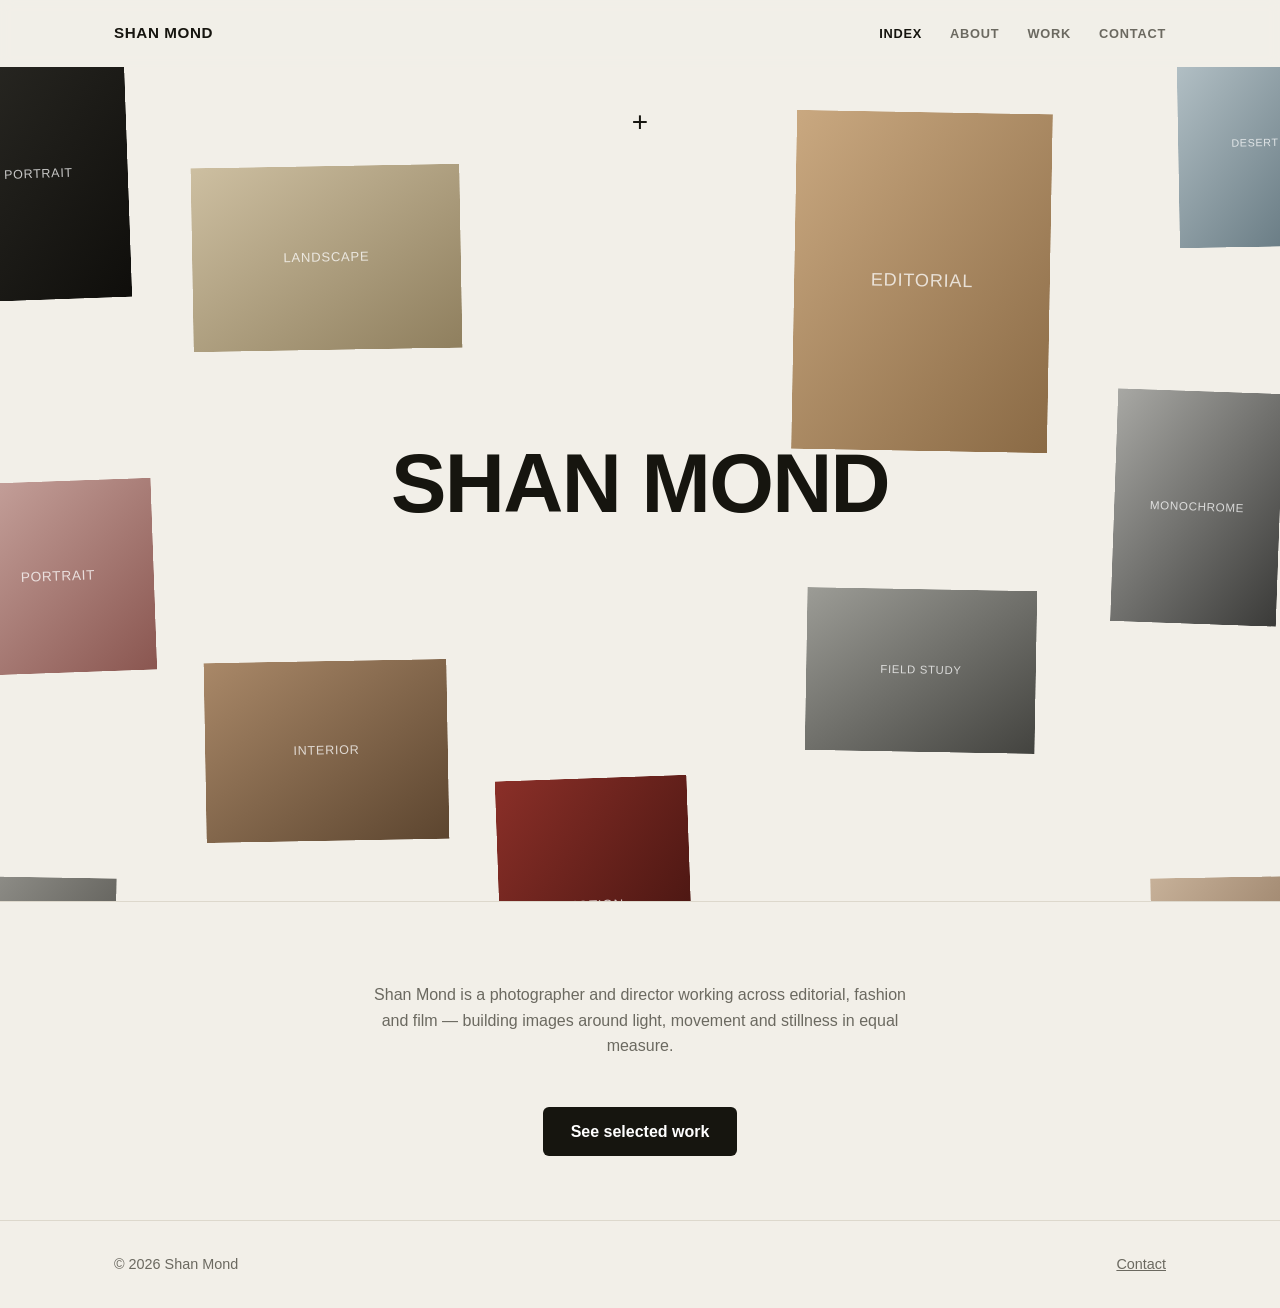
<file: index.html>
<!DOCTYPE html>
<html lang="en">
<head>
  <meta charset="UTF-8">
  <meta name="viewport" content="width=device-width, initial-scale=1.0">
  <title>Shan Mond — Photographer &amp; Director</title>
  <meta name="description" content="Shan Mond is a photographer and director working across editorial, fashion and film.">
  <link rel="stylesheet" href="css/style.css">
</head>
<body class="home is-loading">
  <header class="site-header">
    <div class="container">
      <a href="index.html" class="logo">Shan Mond</a>
      <button class="nav-toggle" aria-label="Toggle navigation">&#9776;</button>
      <ul class="nav-links">
        <li><a href="index.html" aria-current="page">Index</a></li>
        <li><a href="about.html">About</a></li>
        <li><a href="services.html">Work</a></li>
        <li><a href="contact.html">Contact</a></li>
      </ul>
    </div>
  </header>

  <main>
    <section class="home-hero" aria-label="Selected work">
      <span class="plus-mark" aria-hidden="true">+</span>
      <h1 class="brand-flash">Shan Mond</h1>

      <div class="scatter-item" style="--top:-2vh; --left:-4vw; --w:14vw; --rot:-2deg; --d:0.02s;">
        <img src="images/portrait-01.svg" alt="Backlit portrait study — placeholder, replace with your work" loading="eager">
      </div>
      <div class="scatter-item" style="--top:11vh; --left:15vw; --w:21vw; --rot:-1deg; --d:0.08s;">
        <img src="images/landscape-01.svg" alt="Landscape study — placeholder, replace with your work" loading="eager">
      </div>
      <div class="scatter-item scatter-item--feature" style="--top:5vh; --left:62vw; --w:20vw; --rot:1deg; --d:0.05s;">
        <img src="images/editorial-01.svg" alt="Editorial portrait — placeholder, replace with your work" loading="eager">
      </div>
      <div class="scatter-item" style="--top:-3vh; --left:92vw; --w:12vw; --rot:-1deg; --d:0.14s;">
        <img src="images/desert-01.svg" alt="Desert location study — placeholder, replace with your work" loading="lazy">
      </div>
      <div class="scatter-item" style="--top:46vh; --left:-3vw; --w:15vw; --rot:-2deg; --d:0.1s;">
        <img src="images/portrait-02.svg" alt="Two-subject portrait — placeholder, replace with your work" loading="lazy">
      </div>
      <div class="scatter-item" style="--top:36vh; --left:87vw; --w:13vw; --rot:2deg; --d:0.18s;">
        <img src="images/mono-01.svg" alt="Monochrome close portrait — placeholder, replace with your work" loading="lazy">
      </div>
      <div class="scatter-item" style="--top:66vh; --left:16vw; --w:19vw; --rot:-1deg; --d:0.12s;">
        <img src="images/interior-01.svg" alt="Group portrait, interior light — placeholder, replace with your work" loading="lazy">
      </div>
      <div class="scatter-item" style="--top:58vh; --left:63vw; --w:18vw; --rot:1deg; --d:0.16s;">
        <img src="images/field-01.svg" alt="Monochrome field study — placeholder, replace with your work" loading="lazy">
      </div>
      <div class="scatter-item" style="--top:79vh; --left:39vw; --w:15vw; --rot:-2deg; --d:0.2s;">
        <img src="images/motion-01.svg" alt="Figure in motion — placeholder, replace with your work" loading="lazy">
      </div>
      <div class="scatter-item" style="--top:90vh; --left:-4vw; --w:13vw; --rot:1deg; --d:0.06s;">
        <img src="images/still-01.svg" alt="Still life — placeholder, replace with your work" loading="lazy">
      </div>
      <div class="scatter-item" style="--top:90vh; --left:90vw; --w:13vw; --rot:-1deg; --d:0.22s;">
        <img src="images/portrait-03.svg" alt="Close portrait — placeholder, replace with your work" loading="lazy">
      </div>
    </section>

    <section class="statement">
      <div class="container">
        <p class="section-lead">Shan Mond is a photographer and director working across editorial, fashion and film — building images around light, movement and stillness in equal measure.</p>
        <a href="services.html" class="btn btn-primary">See selected work</a>
      </div>
    </section>
  </main>

  <footer class="site-footer">
    <div class="container">
      <span>&copy; <span id="year"></span> Shan Mond</span>
      <span><a href="contact.html">Contact</a></span>
    </div>
  </footer>

  <script src="js/main.js"></script>
  <script>document.getElementById("year").textContent = new Date().getFullYear();</script>
</body>
</html>
</file>
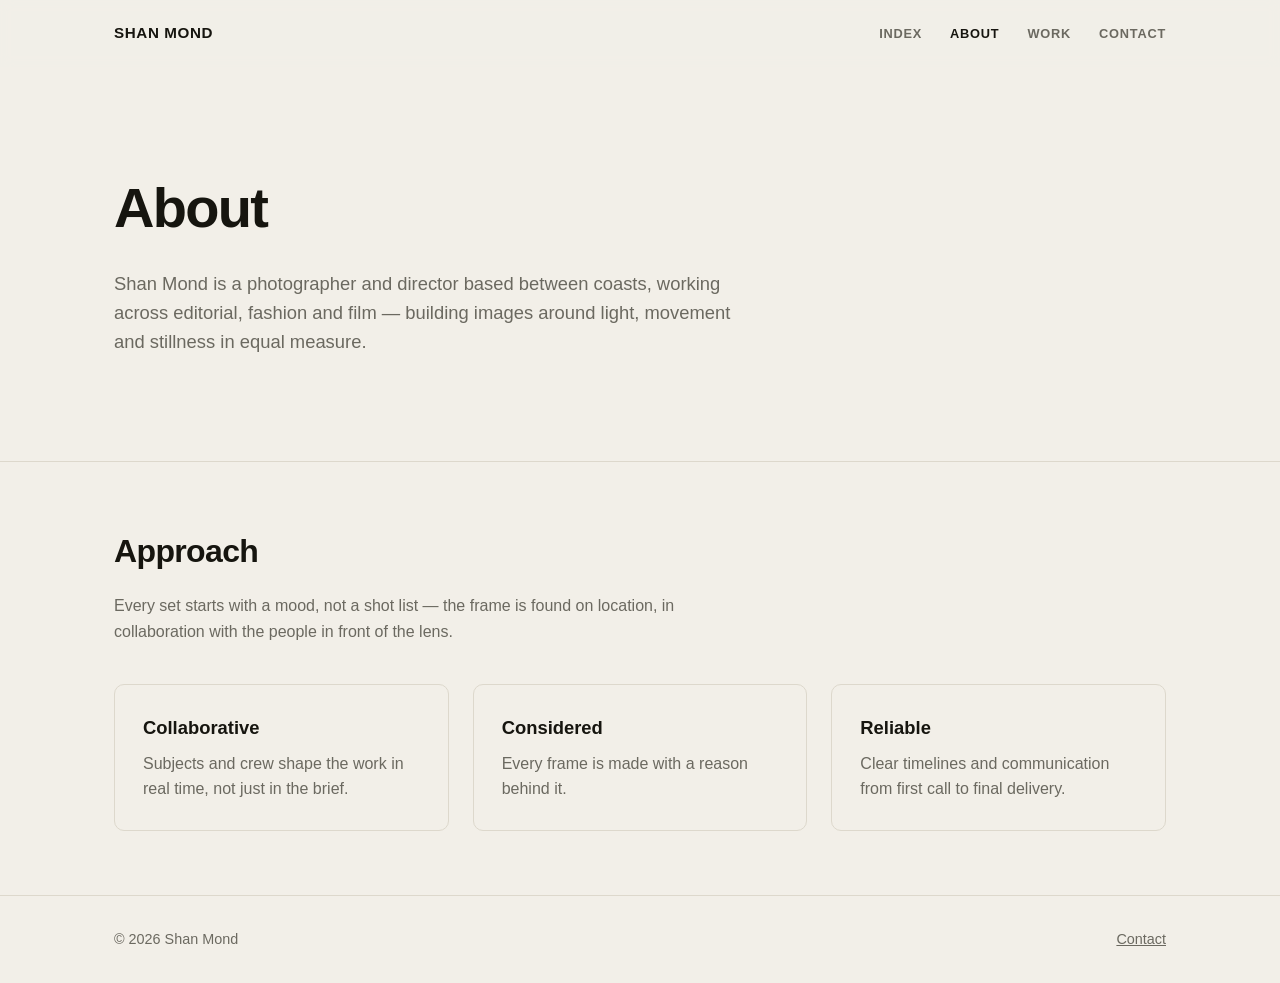
<file: about.html>
<!DOCTYPE html>
<html lang="en">
<head>
  <meta charset="UTF-8">
  <meta name="viewport" content="width=device-width, initial-scale=1.0">
  <title>About — Shan Mond</title>
  <meta name="description" content="Shan Mond is a photographer and director working across editorial, fashion and film.">
  <link rel="stylesheet" href="css/style.css">
</head>
<body>
  <header class="site-header">
    <div class="container">
      <a href="index.html" class="logo">Shan Mond</a>
      <button class="nav-toggle" aria-label="Toggle navigation">&#9776;</button>
      <ul class="nav-links">
        <li><a href="index.html">Index</a></li>
        <li><a href="about.html" aria-current="page">About</a></li>
        <li><a href="services.html">Work</a></li>
        <li><a href="contact.html">Contact</a></li>
      </ul>
    </div>
  </header>

  <main>
    <section class="hero">
      <div class="container">
        <h1>About</h1>
        <p>Shan Mond is a photographer and director based between coasts, working across editorial, fashion and film — building images around light, movement and stillness in equal measure.</p>
      </div>
    </section>

    <section>
      <div class="container">
        <h2 class="section-title">Approach</h2>
        <p class="section-lead">Every set starts with a mood, not a shot list — the frame is found on location, in collaboration with the people in front of the lens.</p>
        <div class="grid">
          <div class="card">
            <h3>Collaborative</h3>
            <p>Subjects and crew shape the work in real time, not just in the brief.</p>
          </div>
          <div class="card">
            <h3>Considered</h3>
            <p>Every frame is made with a reason behind it.</p>
          </div>
          <div class="card">
            <h3>Reliable</h3>
            <p>Clear timelines and communication from first call to final delivery.</p>
          </div>
        </div>
      </div>
    </section>
  </main>

  <footer class="site-footer">
    <div class="container">
      <span>&copy; <span id="year"></span> Shan Mond</span>
      <span><a href="contact.html">Contact</a></span>
    </div>
  </footer>

  <script src="js/main.js"></script>
  <script>document.getElementById("year").textContent = new Date().getFullYear();</script>
</body>
</html>
</file>
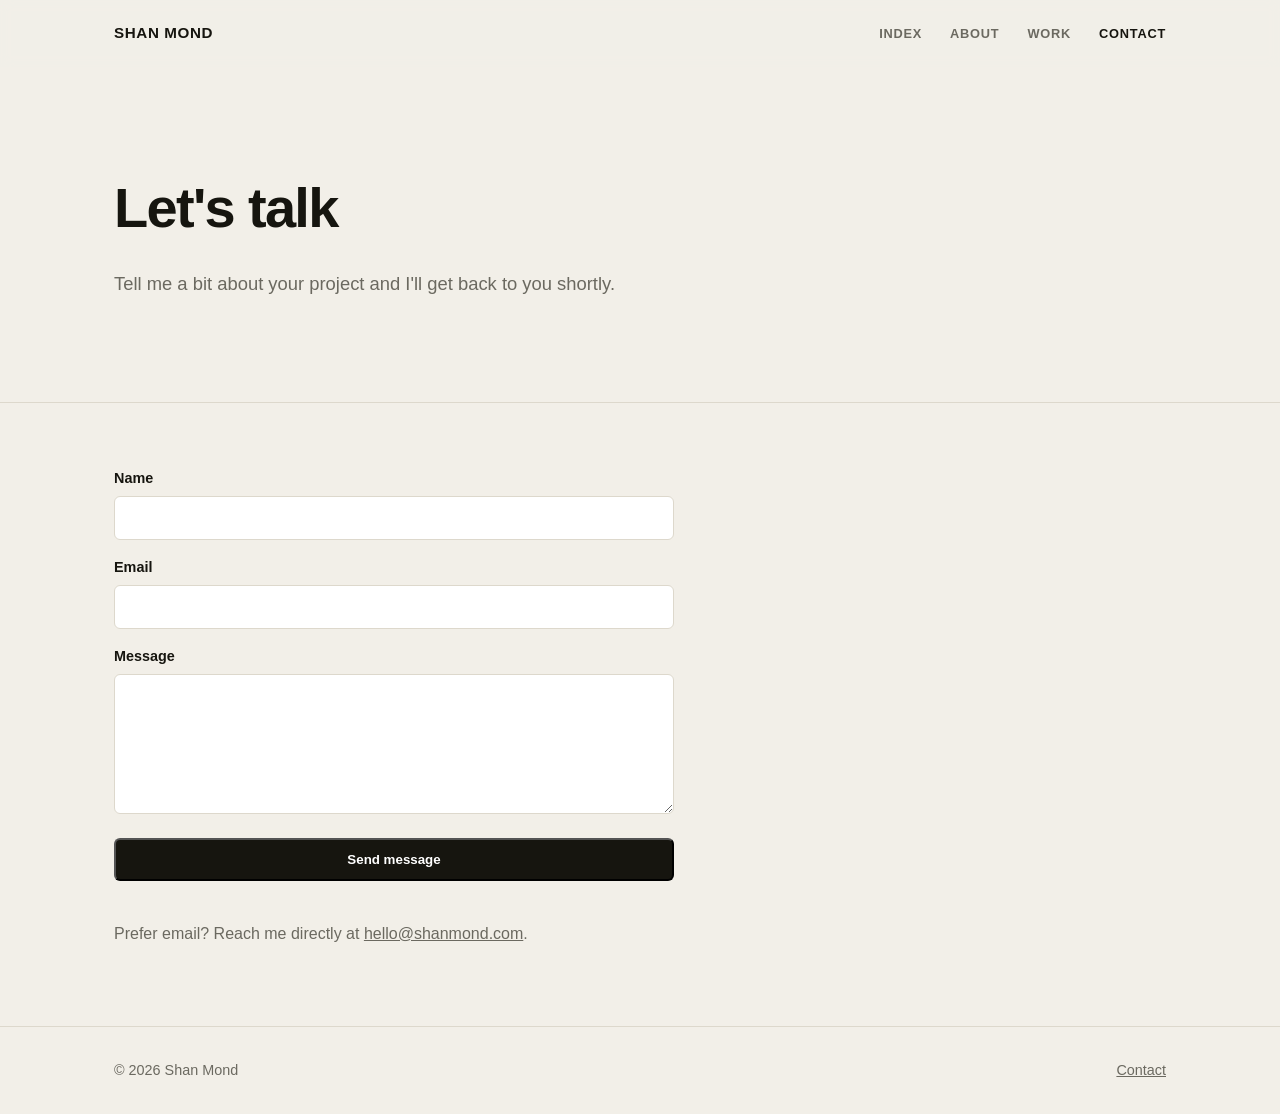
<file: contact.html>
<!DOCTYPE html>
<html lang="en">
<head>
  <meta charset="UTF-8">
  <meta name="viewport" content="width=device-width, initial-scale=1.0">
  <title>Contact — Shan Mond</title>
  <meta name="description" content="Get in touch with Shan Mond about editorial, fashion and film work.">
  <link rel="stylesheet" href="css/style.css">
</head>
<body>
  <header class="site-header">
    <div class="container">
      <a href="index.html" class="logo">Shan Mond</a>
      <button class="nav-toggle" aria-label="Toggle navigation">&#9776;</button>
      <ul class="nav-links">
        <li><a href="index.html">Index</a></li>
        <li><a href="about.html">About</a></li>
        <li><a href="services.html">Work</a></li>
        <li><a href="contact.html" aria-current="page">Contact</a></li>
      </ul>
    </div>
  </header>

  <main>
    <section class="hero">
      <div class="container">
        <h1>Let's talk</h1>
        <p>Tell me a bit about your project and I'll get back to you shortly.</p>
      </div>
    </section>

    <section>
      <div class="container">
        <form class="contact-form" action="mailto:hello@shanmond.com" method="post" enctype="text/plain">
          <div>
            <label for="name">Name</label>
            <input type="text" id="name" name="name" required>
          </div>
          <div>
            <label for="email">Email</label>
            <input type="email" id="email" name="email" required>
          </div>
          <div>
            <label for="message">Message</label>
            <textarea id="message" name="message" required></textarea>
          </div>
          <button type="submit" class="btn btn-primary">Send message</button>
        </form>

        <p class="contact-info">Prefer email? Reach me directly at <a href="mailto:hello@shanmond.com">hello@shanmond.com</a>.</p>
      </div>
    </section>
  </main>

  <footer class="site-footer">
    <div class="container">
      <span>&copy; <span id="year"></span> Shan Mond</span>
      <span><a href="contact.html">Contact</a></span>
    </div>
  </footer>

  <script src="js/main.js"></script>
  <script>document.getElementById("year").textContent = new Date().getFullYear();</script>
</body>
</html>
</file>
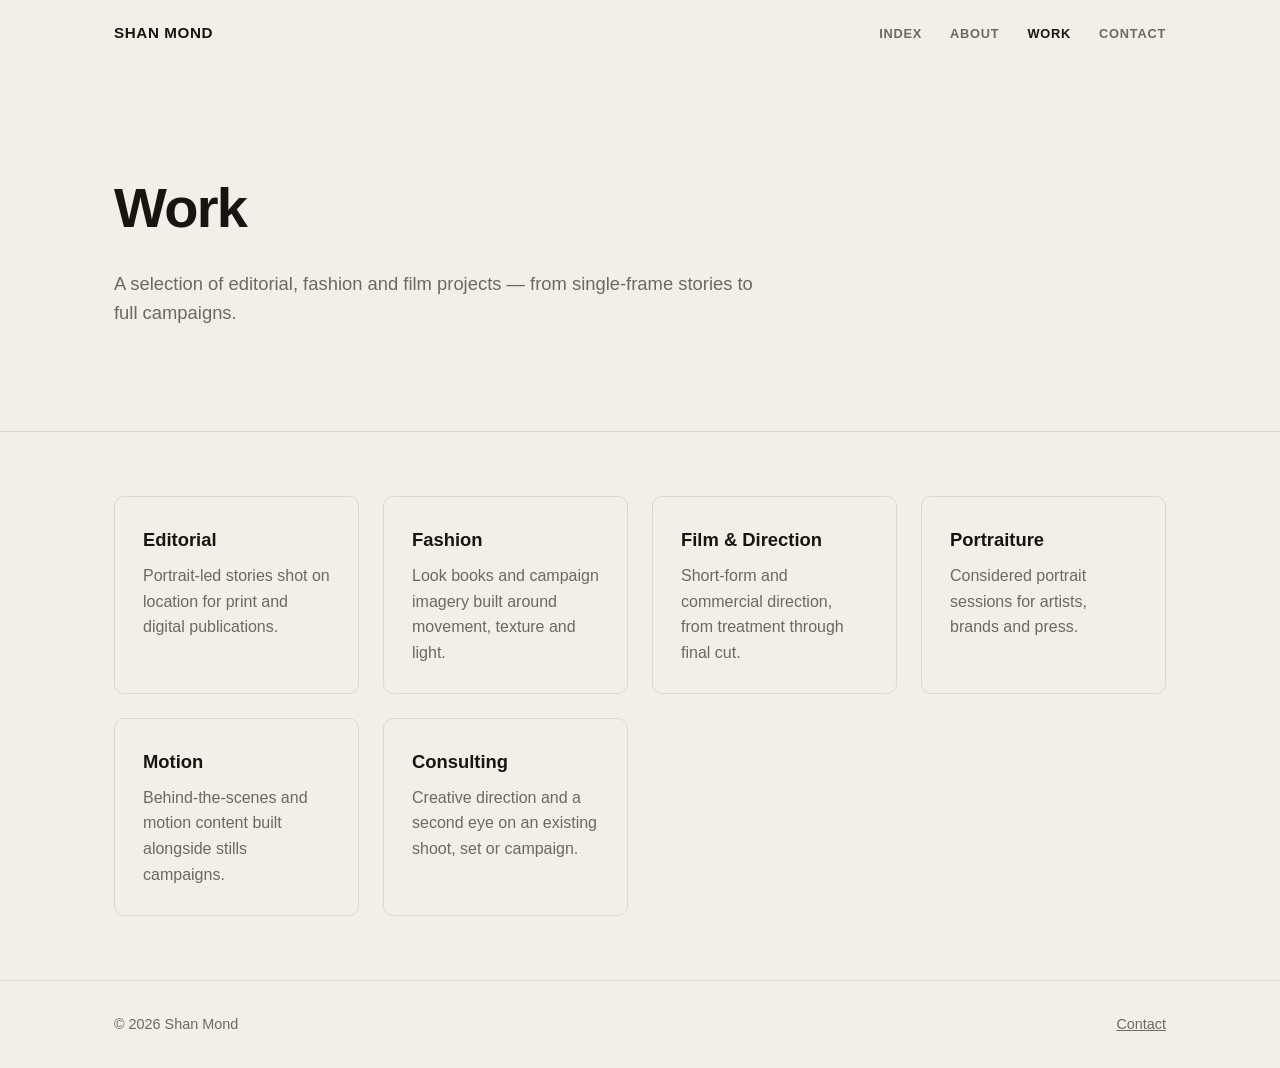
<file: services.html>
<!DOCTYPE html>
<html lang="en">
<head>
  <meta charset="UTF-8">
  <meta name="viewport" content="width=device-width, initial-scale=1.0">
  <title>Work — Shan Mond</title>
  <meta name="description" content="Selected editorial, fashion and film work by Shan Mond.">
  <link rel="stylesheet" href="css/style.css">
</head>
<body>
  <header class="site-header">
    <div class="container">
      <a href="index.html" class="logo">Shan Mond</a>
      <button class="nav-toggle" aria-label="Toggle navigation">&#9776;</button>
      <ul class="nav-links">
        <li><a href="index.html">Index</a></li>
        <li><a href="about.html">About</a></li>
        <li><a href="services.html" aria-current="page">Work</a></li>
        <li><a href="contact.html">Contact</a></li>
      </ul>
    </div>
  </header>

  <main>
    <section class="hero">
      <div class="container">
        <h1>Work</h1>
        <p>A selection of editorial, fashion and film projects — from single-frame stories to full campaigns.</p>
      </div>
    </section>

    <section>
      <div class="container">
        <div class="grid">
          <div class="card">
            <h3>Editorial</h3>
            <p>Portrait-led stories shot on location for print and digital publications.</p>
          </div>
          <div class="card">
            <h3>Fashion</h3>
            <p>Look books and campaign imagery built around movement, texture and light.</p>
          </div>
          <div class="card">
            <h3>Film &amp; Direction</h3>
            <p>Short-form and commercial direction, from treatment through final cut.</p>
          </div>
          <div class="card">
            <h3>Portraiture</h3>
            <p>Considered portrait sessions for artists, brands and press.</p>
          </div>
          <div class="card">
            <h3>Motion</h3>
            <p>Behind-the-scenes and motion content built alongside stills campaigns.</p>
          </div>
          <div class="card">
            <h3>Consulting</h3>
            <p>Creative direction and a second eye on an existing shoot, set or campaign.</p>
          </div>
        </div>
      </div>
    </section>
  </main>

  <footer class="site-footer">
    <div class="container">
      <span>&copy; <span id="year"></span> Shan Mond</span>
      <span><a href="contact.html">Contact</a></span>
    </div>
  </footer>

  <script src="js/main.js"></script>
  <script>document.getElementById("year").textContent = new Date().getFullYear();</script>
</body>
</html>
</file>
<file: css/style.css>
:root {
  --color-bg: #f2efe8;
  --color-text: #16150f;
  --color-muted: #6b6960;
  --color-accent: #16150f;
  --color-border: #ddd8cc;
  --max-width: 1100px;
  --header-h: 66px;
  --font-body: -apple-system, BlinkMacSystemFont, "Segoe UI", Roboto, Helvetica, Arial, sans-serif;
}

* {
  box-sizing: border-box;
}

html, body {
  margin: 0;
  padding: 0;
}

body {
  font-family: var(--font-body);
  color: var(--color-text);
  background: var(--color-bg);
  line-height: 1.6;
}

a {
  color: inherit;
}

img {
  max-width: 100%;
  display: block;
}

.container {
  max-width: var(--max-width);
  margin: 0 auto;
  padding: 0 24px;
}

/* Header / nav */
.site-header {
  border-bottom: 1px solid transparent;
  position: sticky;
  top: 0;
  background: rgba(242, 239, 232, 0.86);
  backdrop-filter: blur(6px);
  -webkit-backdrop-filter: blur(6px);
  z-index: 30;
}

.site-header .container {
  display: flex;
  align-items: center;
  justify-content: space-between;
  height: var(--header-h);
  padding-top: 0;
  padding-bottom: 0;
}

.logo {
  font-size: 0.95rem;
  font-weight: 800;
  text-decoration: none;
  letter-spacing: 0.04em;
  text-transform: uppercase;
  color: var(--color-text);
}

.nav-links {
  display: flex;
  gap: 28px;
  list-style: none;
  margin: 0;
  padding: 0;
}

.nav-links a {
  text-decoration: none;
  font-weight: 600;
  font-size: 0.8rem;
  letter-spacing: 0.06em;
  text-transform: uppercase;
  color: var(--color-muted);
  transition: color 0.15s ease;
}

.nav-links a:hover,
.nav-links a[aria-current="page"] {
  color: var(--color-text);
}

.nav-toggle {
  display: none;
  background: none;
  border: none;
  font-size: 1.5rem;
  cursor: pointer;
}

/* Hero */
.hero {
  padding: 96px 0 72px;
  text-align: left;
}

.hero h1 {
  font-size: clamp(2.2rem, 5vw, 3.5rem);
  margin: 0 0 16px;
  letter-spacing: -0.03em;
}

.hero p {
  font-size: 1.15rem;
  color: var(--color-muted);
  max-width: 640px;
  margin: 0 0 32px;
}

/* Home — loading collage / scatter gallery */
.home-hero {
  position: relative;
  height: calc(100vh - var(--header-h));
  min-height: 560px;
  overflow: hidden;
  background: var(--color-bg);
}

.plus-mark {
  position: absolute;
  top: 4%;
  left: 50%;
  transform: translateX(-50%);
  font-size: 1.75rem;
  font-weight: 300;
  color: var(--color-text);
  z-index: 6;
}

.brand-flash {
  position: absolute;
  top: 50%;
  left: 50%;
  transform: translate(-50%, -50%);
  margin: 0;
  z-index: 6;
  font-size: clamp(2rem, 6.5vw, 5.5rem);
  font-weight: 900;
  letter-spacing: -0.02em;
  text-transform: uppercase;
  color: var(--color-text);
  white-space: nowrap;
  text-align: center;
  animation: brandFlicker 6s ease-in-out infinite;
}

@keyframes brandFlicker {
  0%, 2%, 4%, 5%, 7%, 100% { opacity: 1; }
  1%, 3%, 6% { opacity: 0.3; }
}

.scatter-item {
  position: absolute;
  top: var(--top);
  left: var(--left);
  width: var(--w);
  z-index: 2;
  transform: rotate(var(--rot));
  transition: transform 1.3s cubic-bezier(0.16, 1, 0.3, 1) var(--d, 0s),
              opacity 1s ease var(--d, 0s);
  opacity: 1;
}

.scatter-item--feature {
  z-index: 3;
}

.scatter-item img {
  width: 100%;
  height: auto;
  display: block;
}

/* Gathered / loading state — photos clustered center, wordmark holding the space */
body.is-loading .scatter-item {
  transform: translate(
      calc(50vw - var(--left) - (var(--w) / 2)),
      calc(48vh - var(--top) - (var(--w) * 0.65))
    )
    scale(0.4) rotate(0deg);
  opacity: 0.9;
  transition: none;
}

.statement {
  text-align: center;
}

.statement .section-lead {
  max-width: 560px;
  margin-left: auto;
  margin-right: auto;
  text-align: center;
}

.statement .btn {
  margin-top: 8px;
}

@media (prefers-reduced-motion: reduce) {
  .brand-flash {
    animation: none;
  }

  .scatter-item,
  body.is-loading .scatter-item {
    transform: rotate(var(--rot)) !important;
    transition: none !important;
    opacity: 1 !important;
  }
}

@media (max-width: 860px) {
  .home-hero {
    height: auto;
    min-height: 0;
    overflow: visible;
    padding: 48px 0 32px;
  }

  .plus-mark {
    display: none;
  }

  .brand-flash {
    position: static;
    transform: none;
    display: block;
    margin: 0 auto 28px;
    font-size: clamp(1.8rem, 9vw, 2.6rem);
    animation: none;
  }

  .scatter-item,
  body.is-loading .scatter-item {
    position: static;
    width: 84%;
    max-width: 360px;
    margin: 0 auto 20px;
    transform: none !important;
    transition: none !important;
    opacity: 1 !important;
    display: block;
  }
}

.btn {
  display: inline-block;
  padding: 12px 28px;
  border-radius: 6px;
  text-decoration: none;
  font-weight: 600;
  transition: opacity 0.15s ease;
}

.btn-primary {
  background: var(--color-accent);
  color: #fff;
}

.btn-primary:hover {
  opacity: 0.85;
}

/* Sections */
section {
  padding: 64px 0;
}

section + section {
  border-top: 1px solid var(--color-border);
}

.section-title {
  font-size: 2rem;
  margin: 0 0 16px;
  letter-spacing: -0.02em;
}

.section-lead {
  color: var(--color-muted);
  max-width: 640px;
  margin-bottom: 40px;
}

/* Grid of cards (services) */
.grid {
  display: grid;
  grid-template-columns: repeat(auto-fit, minmax(240px, 1fr));
  gap: 24px;
}

.card {
  border: 1px solid var(--color-border);
  border-radius: 10px;
  padding: 28px;
}

.card h3 {
  margin: 0 0 8px;
  font-size: 1.15rem;
}

.card p {
  margin: 0;
  color: var(--color-muted);
}

/* Contact form */
.contact-form {
  max-width: 560px;
  display: flex;
  flex-direction: column;
  gap: 16px;
}

.contact-form label {
  font-weight: 600;
  font-size: 0.9rem;
  display: block;
  margin-bottom: 6px;
}

.contact-form input,
.contact-form textarea {
  width: 100%;
  padding: 12px 14px;
  border: 1px solid var(--color-border);
  border-radius: 6px;
  font-family: inherit;
  font-size: 1rem;
}

.contact-form textarea {
  resize: vertical;
  min-height: 140px;
}

.contact-info {
  margin-top: 40px;
  color: var(--color-muted);
}

/* Footer */
.site-footer {
  border-top: 1px solid var(--color-border);
  padding: 32px 0;
  color: var(--color-muted);
  font-size: 0.9rem;
}

.site-footer .container {
  display: flex;
  align-items: center;
  justify-content: space-between;
  flex-wrap: wrap;
  gap: 12px;
}

/* Responsive nav */
@media (max-width: 720px) {
  .nav-toggle {
    display: block;
  }

  .nav-links {
    position: absolute;
    top: 100%;
    left: 0;
    right: 0;
    background: var(--color-bg);
    border-bottom: 1px solid var(--color-border);
    flex-direction: column;
    gap: 0;
    display: none;
  }

  .nav-links.is-open {
    display: flex;
  }

  .nav-links li {
    border-top: 1px solid var(--color-border);
  }

  .nav-links a {
    display: block;
    padding: 16px 24px;
  }

  .site-header .container {
    position: relative;
  }
}
</file>
